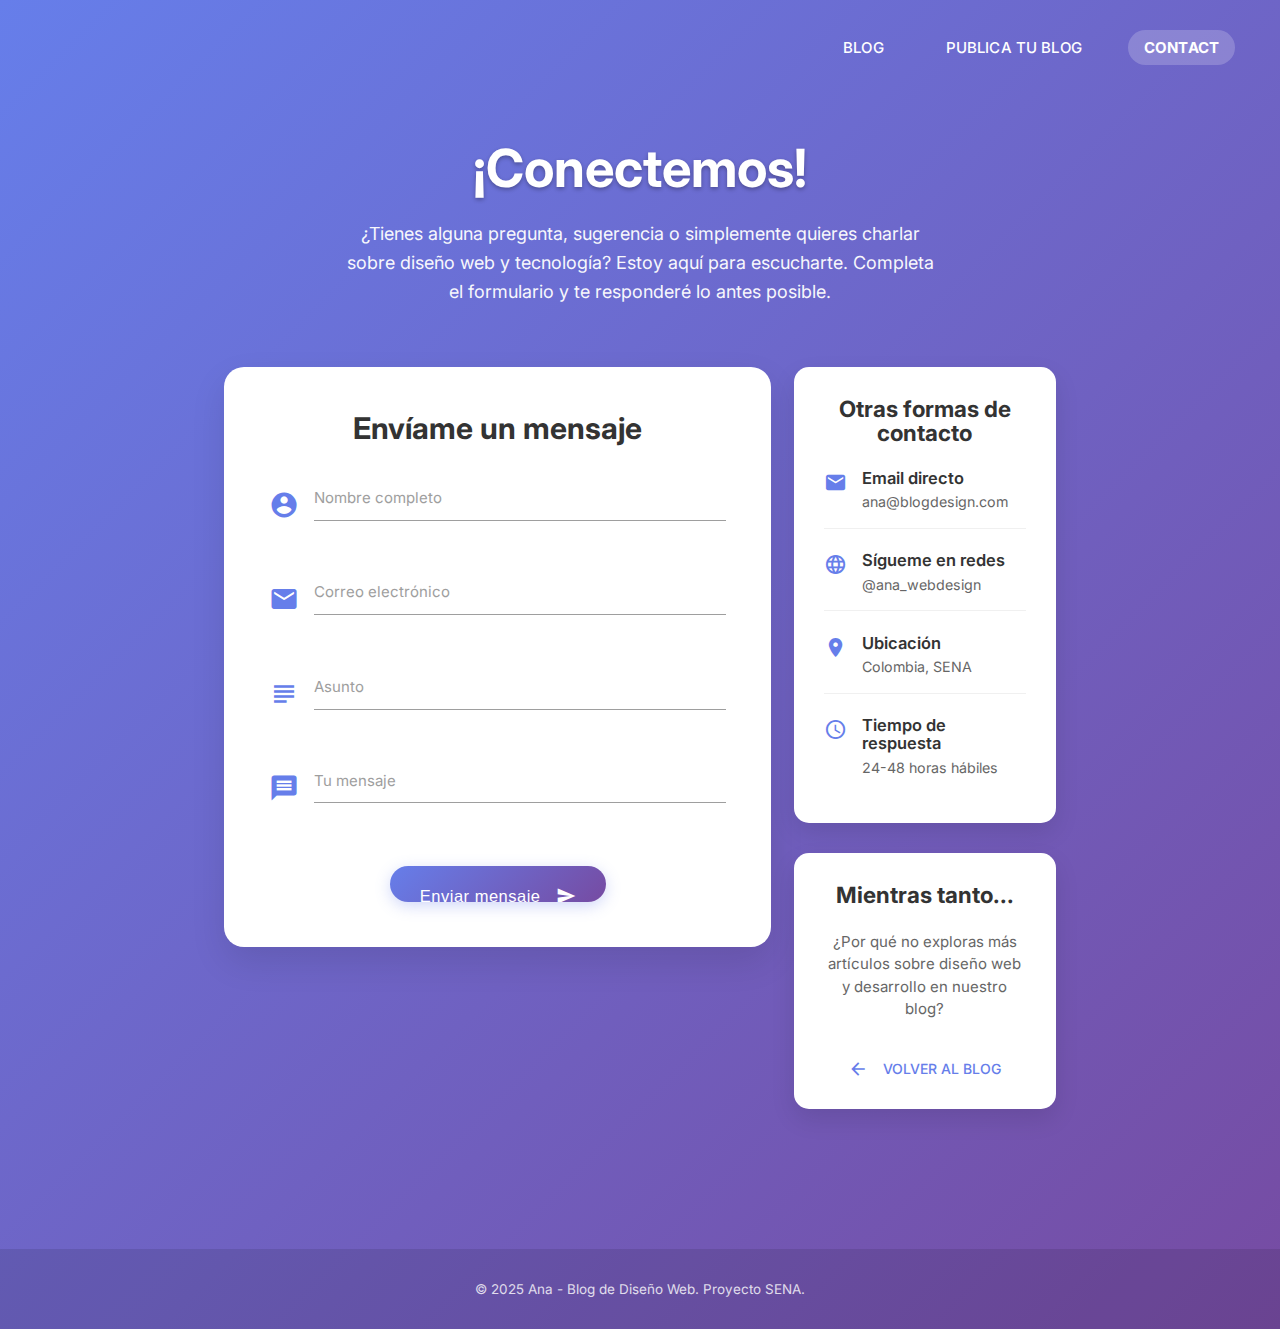
<file: contact.html>
<!DOCTYPE html>
<html lang="es"> <!-- Definición del idioma español para SEO y accesibilidad -->

<head>
    <!-- CONFIGURACIÓN BÁSICA DEL DOCUMENTO -->
    <meta charset="UTF-8"> <!-- Codificación UTF-8 para soportar caracteres especiales y acentos -->
    <meta name="viewport" content="width=device-width, initial-scale=1.0"> <!-- Configuración responsive para dispositivos móviles -->
    <title>Contacto - Blog Post</title> <!-- Título específico para la página de contacto -->
    
    <!-- FRAMEWORKS Y LIBRERÍAS EXTERNAS -->
    <!-- Materialize CSS: Framework basado en Material Design para componentes modernos -->
    <link rel="stylesheet" href="https://cdnjs.cloudflare.com/ajax/libs/materialize/1.0.0/css/materialize.min.css">
    
    <!-- CSS personalizado: Se carga después de Materialize para sobrescribir estilos según necesidad -->
    <link rel="stylesheet" href="css/contact.css">
    
    <!-- Google Fonts: Fuente Inter para consistencia tipográfica con el resto del sitio -->
    <link href="https://fonts.googleapis.com/css2?family=Inter:wght@400;500;700&display=swap" rel="stylesheet">
    
    <!-- Material Icons: Librería de iconos vectoriales para elementos de contacto -->
    <link href="https://fonts.googleapis.com/icon?family=Material+Icons" rel="stylesheet">
</head>

<!-- Clase personalizada para aplicar estilos específicos a la página de contacto -->
<body class="contact-bg">
    <!-- HEADER: Navegación consistente con el resto del sitio -->
    <header class="contact-header">
        <!-- 
        NAVEGACIÓN PRINCIPAL:
        - Mantiene la misma estructura que index.html para consistencia UX
        - Contact marcado como activo para indicar página actual
        -->
        <nav>
            <a href="index.html">BLOG</a> <!-- Enlace de regreso al blog principal -->
            <a href="create.html">PUBLICA TU BLOG</a> <!-- Enlace al formulario de creación -->
            <a href="#" class="active">CONTACT</a> <!-- Página actual, marcada como activa -->
        </nav>
    </header>

    <!-- MAIN: Contenedor principal del contenido de contacto -->
    <main class="contact-main">
        <!-- 
        SECCIÓN HERO DE CONTACTO:
        - Introducción atractiva que explica el propósito de la página
        - Diseño centrado para mayor impacto visual
        -->
        <section class="contact-hero">
            <div class="contact-hero-content">
                <h1>¡Conectemos!</h1>
                <p>¿Tienes alguna pregunta, sugerencia o simplemente quieres charlar sobre diseño web y tecnología? 
                   Estoy aquí para escucharte. Completa el formulario y te responderé lo antes posible.</p>
            </div>
        </section>

        <!-- 
        SECCIÓN PRINCIPAL DE CONTACTO:
        - Layout en dos columnas usando Materialize Grid System
        - Formulario funcional + información de contacto complementaria
        -->
        <section class="contact-content">
            <div class="container">
                <div class="row">
                    <!-- COLUMNA IZQUIERDA: Formulario de contacto -->
                    <div class="col s12 m12 l8">
                        <!-- 
                        FORMULARIO DE CONTACTO:
                        - Campos validados para mejor UX
                        - Diseño Material Design integrado
                        - Estructura semántica para accesibilidad
                        -->
                        <div class="contact-form-container">
                            <h3>Envíame un mensaje</h3>
                            <form class="contact-form" id="contactForm">
                                <!-- CAMPO NOMBRE: Input requerido con validación -->
                                <div class="input-field">
                                    <i class="material-icons prefix">account_circle</i>
                                    <input id="name" name="name" type="text" class="validate" required>
                                    <label for="name">Nombre completo</label>
                                    <span class="helper-text" data-error="El nombre es requerido" data-success="✓"></span>
                                </div>

                                <!-- CAMPO EMAIL: Input con validación de formato de correo -->
                                <div class="input-field">
                                    <i class="material-icons prefix">email</i>
                                    <input id="email" name="email" type="email" class="validate" required>
                                    <label for="email">Correo electrónico</label>
                                    <span class="helper-text" data-error="Ingresa un email válido" data-success="✓"></span>
                                </div>

                                <!-- CAMPO ASUNTO: Input para categorizar el mensaje -->
                                <div class="input-field">
                                    <i class="material-icons prefix">subject</i>
                                    <input id="subject" name="subject" type="text" class="validate" required>
                                    <label for="subject">Asunto</label>
                                    <span class="helper-text" data-error="El asunto es requerido" data-success="✓"></span>
                                </div>

                                <!-- CAMPO MENSAJE: Textarea para contenido extenso -->
                                <div class="input-field">
                                    <i class="material-icons prefix">message</i>
                                    <textarea id="message" name="message" class="materialize-textarea validate" required></textarea>
                                    <label for="message">Tu mensaje</label>
                                    <span class="helper-text" data-error="El mensaje es requerido" data-success="✓"></span>
                                </div>

                                <!-- BOTÓN DE ENVÍO: Botón Material Design con efecto de ondas -->
                                <div class="contact-form-actions">
                                    <button class="btn waves-effect waves-light contact-submit-btn" type="submit">
                                        Enviar mensaje
                                        <i class="material-icons right">send</i>
                                    </button>
                                </div>
                            </form>
                        </div>
                    </div>

                    <!-- COLUMNA DERECHA: Información de contacto adicional -->
                    <div class="col s12 m12 l4">
                        <!-- 
                        TARJETA DE INFORMACIÓN:
                        - Información complementaria de contacto
                        - Redes sociales y métodos alternativos
                        - Diseño card de Materialize para consistencia visual
                        -->
                        <div class="contact-info-card">
                            <h4>Otras formas de contacto</h4>
                            
                            <!-- INFORMACIÓN DE EMAIL DIRECTO -->
                            <div class="contact-info-item">
                                <i class="material-icons">email</i>
                                <div class="contact-info-text">
                                    <h5>Email directo</h5>
                                    <p>ana@blogdesign.com</p>
                                </div>
                            </div>

                            <!-- INFORMACIÓN DE REDES SOCIALES -->
                            <div class="contact-info-item">
                                <i class="material-icons">language</i>
                                <div class="contact-info-text">
                                    <h5>Sígueme en redes</h5>
                                    <p>@ana_webdesign</p>
                                </div>
                            </div>

                            <!-- INFORMACIÓN DE UBICACIÓN -->
                            <div class="contact-info-item">
                                <i class="material-icons">location_on</i>
                                <div class="contact-info-text">
                                    <h5>Ubicación</h5>
                                    <p>Colombia, SENA</p>
                                </div>
                            </div>

                            <!-- INFORMACIÓN DE TIEMPO DE RESPUESTA -->
                            <div class="contact-info-item">
                                <i class="material-icons">schedule</i>
                                <div class="contact-info-text">
                                    <h5>Tiempo de respuesta</h5>
                                    <p>24-48 horas hábiles</p>
                                </div>
                            </div>
                        </div>

                        <!-- 
                        TARJETA DE LLAMADA A LA ACCIÓN:
                        - Invitación a explorar más contenido del blog
                        - Enlace estratégico para retener usuarios
                        -->
                        <div class="contact-cta-card">
                            <h4>Mientras tanto...</h4>
                            <p>¿Por qué no exploras más artículos sobre diseño web y desarrollo en nuestro blog?</p>
                            <a href="index.html" class="btn-flat contact-cta-btn">
                                <i class="material-icons left">arrow_back</i>
                                Volver al Blog
                            </a>
                        </div>
                    </div>
                </div>
            </div>
        </section>
    </main>

    <!-- 
    FOOTER SIMPLE:
    - Información básica de copyright
    - Mantiene consistencia con el diseño general
    -->
    <footer class="contact-footer">
        <div class="container">
            <p>&copy; 2025 Ana - Blog de Diseño Web. Proyecto SENA.</p>
        </div>
    </footer>

    <!-- 
    SCRIPTS JAVASCRIPT:
    - Materialize JS: Habilita funcionalidad interactiva de componentes
    - Script personalizado: Manejo del formulario y validaciones
    -->
    <script src="https://cdnjs.cloudflare.com/ajax/libs/materialize/1.0.0/js/materialize.min.js"></script>
    
    <!-- 
    SCRIPT DE INICIALIZACIÓN:
    - Inicializa componentes de Materialize específicos
    - Maneja el envío del formulario
    - Proporciona feedback visual al usuario
    -->
    <script>
        // Inicialización de componentes Materialize cuando el DOM está listo
        document.addEventListener('DOMContentLoaded', function() {
            // Inicializar todas las instancias de Materialize
            M.AutoInit();
            
            // Manejo del formulario de contacto
            const contactForm = document.getElementById('contactForm');
            
            contactForm.addEventListener('submit', function(e) {
                e.preventDefault(); // Prevenir envío por defecto
                
                // Validar formulario
                const formData = new FormData(contactForm);
                const name = formData.get('name');
                const email = formData.get('email');
                const subject = formData.get('subject');
                const message = formData.get('message');
                
                // Verificar que todos los campos estén completos
                if (name && email && subject && message) {
                    // Mostrar mensaje de éxito usando toast de Materialize
                    M.toast({
                        html: '¡Mensaje enviado correctamente! Te responderé pronto.',
                        classes: 'green lighten-1',
                        displayLength: 4000
                    });
                    
                    // Limpiar formulario después del envío exitoso
                    contactForm.reset();
                    
                    // Actualizar labels de Materialize después del reset
                    M.updateTextFields();
                } else {
                    // Mostrar mensaje de error si faltan campos
                    M.toast({
                        html: 'Por favor completa todos los campos requeridos.',
                        classes: 'red lighten-1',
                        displayLength: 3000
                    });
                }
            });
        });
    </script>
</body>

</html>
</file>
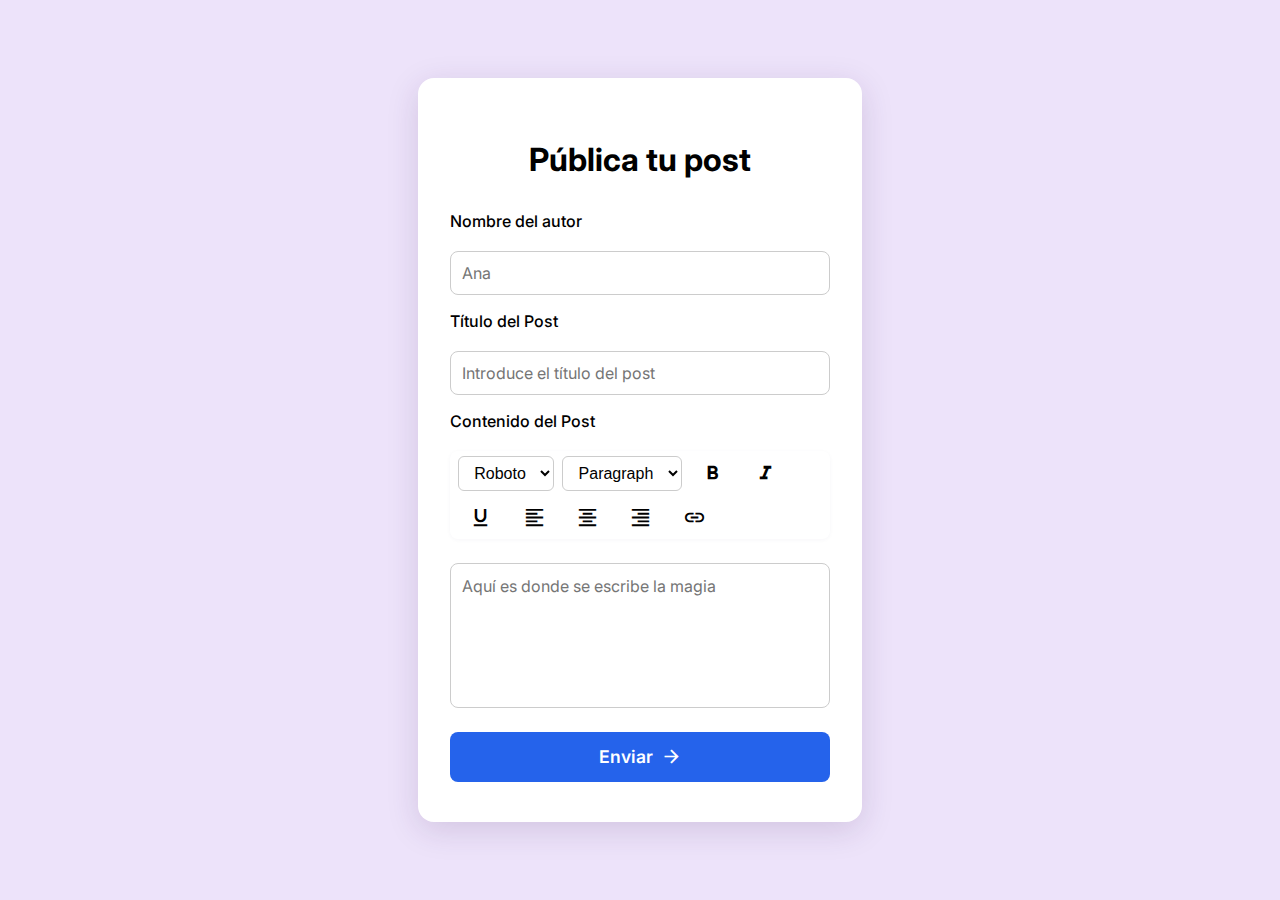
<file: create.html>
<!DOCTYPE html>
<html lang="es">
<head>
  <meta charset="UTF-8">
  <meta name="viewport" content="width=device-width, initial-scale=1.0">
  <title>Pública tu post</title>
  <link rel="stylesheet" href="css/style.css">
  <link href="https://fonts.googleapis.com/css2?family=Inter:wght@400;500;700&display=swap" rel="stylesheet">
  <!-- Iconos de Material Icons -->
  <link href="https://fonts.googleapis.com/icon?family=Material+Icons" rel="stylesheet">
</head>
<body class="form-bg">
  <main class="form-container">
    <form class="post-form">
      <h1 class="form-title">Pública tu post</h1>
      <label for="author">Nombre del autor</label>
      <input type="text" id="author" name="author" placeholder="Ana" required>

      <label for="title">Título del Post</label>
      <input type="text" id="title" name="title" placeholder="Introduce el título del post" required>

      <label for="content">Contenido del Post</label>
      <div class="toolbar">
        <select class="toolbar-select">
          <option>Roboto</option>
          <option>Inter</option>
          <option>Arial</option>
        </select>
        <select class="toolbar-select">
          <option>Paragraph</option>
          <option>Heading 1</option>
          <option>Heading 2</option>
        </select>
        <button type="button" title="Negrita"><span class="material-icons">format_bold</span></button>
        <button type="button" title="Cursiva"><span class="material-icons">format_italic</span></button>
        <button type="button" title="Subrayado"><span class="material-icons">format_underlined</span></button>
        <button type="button" title="Alinear izquierda"><span class="material-icons">format_align_left</span></button>
        <button type="button" title="Alinear centro"><span class="material-icons">format_align_center</span></button>
        <button type="button" title="Alinear derecha"><span class="material-icons">format_align_right</span></button>
        <button type="button" title="Enlace"><span class="material-icons">link</span></button>
      </div>
      <textarea id="content" name="content" rows="6" placeholder="Aquí es donde se escribe la magia" required></textarea>

      <button type="submit" class="submit-btn">
        Enviar
        <span class="material-icons" style="vertical-align: middle; font-size: 1.2em;">arrow_forward</span>
      </button>
    </form>
  </main>
</body>
</html>
</file>
<file: css/style.css>
body,
input,
textarea,
button {
  font-family: 'Inter', Arial, Helvetica, sans-serif;
}

body.blog-bg {
  background: #ffffff !important;
  margin: 0 !important;
  padding: 0 !important;
}

.blog-header {
  display: flex !important;
  justify-content: flex-end !important;
  padding: 2rem 3rem 0 0 !important;
  background: none !important;
  box-shadow: none !important;
  border: none !important;
  height: auto !important;
  line-height: normal !important;
  width: 100% !important;
}

.blog-header nav {
  background: none !important;
  box-shadow: none !important;
  border: none !important;
  height: auto !important;
  line-height: normal !important;
  display: flex !important;
  align-items: center !important;
  justify-content: flex-end !important;
  width: auto !important;
  margin: 0 !important;
  padding: 0 !important;
}

.blog-header nav a {
  color: #222 !important;
  text-decoration: none !important;
  margin-left: 2rem !important;
  margin-right: 0 !important;
  font-weight: 500 !important;
  font-size: 1rem !important;
  letter-spacing: 0.01em !important;
  transition: color 0.2s !important;
  background: none !important;
  border: none !important;
  padding: 0 !important;
  height: auto !important;
  line-height: normal !important;
  display: inline !important;
}

.blog-header nav a.active {
  color: #2563eb !important;
  font-weight: 700 !important;
  background: none !important;
}

.blog-main {
  max-width: 1100px;
  margin: 0 auto;
  padding: 3rem 2rem 4rem 2rem;
  background: none;
  border-radius: 0;
  box-shadow: none;
}

.blog-hero {
  display: flex;
  align-items: flex-start;
  gap: 2.5rem;
  margin-bottom: 2.5rem;
  flex-wrap: wrap;
}

.blog-hero-text {
  flex: 2 1 320px;
}

.blog-hero-text h1 {
  font-size: 2.7rem;
  font-weight: 700;
  margin: 0 0 0.7rem 0;
  line-height: 1.1;
}

.blog-meta {
  font-size: 0.95rem;
  color: #666;
  margin-bottom: 1.2rem;
}

.blog-hero-text p {
  font-size: 1.1rem;
  color: #444;
  margin-bottom: 0;
}

.blog-hero-img {
  flex: 1 1 180px;
  min-width: 180px;
  display: flex;
  justify-content: center;
  align-items: flex-start;
}

.blog-hero-img img {
  border-radius: 18px;
  width: 100%;
  max-width: 220px;
}

.blog-image img {
  width: 100%;
  border-radius: 12px;
  margin-bottom: 2.5rem;
}

.blog-content {
  font-size: 1.1rem;
  color: #333;
}

.blog-content h2 {
  color: #4f46e5;
  font-size: 1.6rem;
  font-weight: 700;
  margin-top: 2rem;
}

@media (max-width: 800px) {
  .blog-hero {
    flex-direction: column;
    gap: 1.5rem;
  }

  .blog-header {
    padding: 1.2rem 1rem 0 0;
  }

  .blog-main {
    padding: 1rem 0.5rem 2rem 0.5rem;
  }
}

body.form-bg {
  background: #ede3fa;
  min-height: 100vh;
  margin: 0;
  display: flex;
  align-items: center;
  justify-content: center;
}

.form-container {
  width: 100vw;
  min-height: 100vh;
  display: flex;
  align-items: center;
  justify-content: center;
}

.post-form {
  background: #fff;
  padding: 2.5rem 2rem;
  border-radius: 16px;
  box-shadow: 0 8px 32px rgba(60, 30, 90, 0.15);
  width: 100%;
  max-width: 380px;
  display: flex;
  flex-direction: column;
  gap: 1rem;
}

.form-title {
  text-align: center;
  font-size: 2rem;
  font-weight: 700;
  margin-bottom: 1rem;
}

label {
  font-weight: 500;
  margin-bottom: 0.25rem;
}

input,
textarea {
  padding: 0.7rem;
  border: 1px solid #ccc;
  border-radius: 8px;
  font-size: 1rem;
  resize: none;
}

.toolbar {
  display: flex;
  flex-wrap: wrap;
  gap: 0.5rem;
  margin-bottom: 0.5rem;
  width: 100%;
  background: #fff;
  padding: 0.3rem 0.5rem;
  border-radius: 8px;
  box-sizing: border-box;
  box-shadow: 0 1px 4px rgba(60, 30, 90, 0.04);
}

.toolbar-select,
.toolbar button {
  height: 2.2rem;
  min-width: 80px;
}

.toolbar-select {
  padding: 0 0.7rem;
  border: 1px solid #ccc;
  border-radius: 6px;
  font-size: 1rem;
  background: #ffffff;
  margin-right: 0;
}

.toolbar button {
  background: #ffffff;
  border: none;
  border-radius: 6px;
  padding: 0 0.7rem;
  cursor: pointer;
  font-size: 1.2rem;
  transition: background 0.2s;
  min-width: 2.2rem;
  min-height: 2.2rem;
  display: flex;
  align-items: center;
  justify-content: center;
}

.toolbar button .material-icons {
  font-size: 1.2em;
}

.toolbar button:hover,
.toolbar-select:focus {
  background: #e0e0e0;
  outline: none;
}

.submit-btn {
  display: flex;
  align-items: center;
  justify-content: center;
  gap: 0.5rem;
  background: #2563eb;
  color: #fff;
  border: none;
  border-radius: 8px;
  padding: 0.9rem;
  font-size: 1.1rem;
  font-weight: 600;
  cursor: pointer;
  margin-top: 0.5rem;
  transition: background 0.2s;
  width: 100%;
}

.submit-btn:hover {
  background: #1d4ed8;
}

.blog-footer-meta {
  margin-top: 4rem;
  margin-left: 2rem;
  color: #888;
  font-size: 0.85rem;
  background: transparent;
}

/* Responsive */
@media (max-width: 600px) {
  .form-container {
    align-items: flex-start;
    padding-top: 2rem;
    min-height: 100vh;
    /* Asegura que el fondo cubra la pantalla */
    height: auto;
    /* Permite que crezca según el contenido */
  }

  .post-form {
    max-width: 100vw;
    border-radius: 0;
    box-shadow: none;
    padding: 1.5rem 1rem;
    min-height: unset;
    /* Quita el alto mínimo */
    height: auto;
  }


}
</file>
<file: css/contact.css>
/* 
ESTILOS PARA LA PÁGINA DE CONTACTO
- Diseño responsivo y moderno
- Integración con Materialize CSS
- Consistencia visual con el resto del sitio
*/

/* RESET Y CONFIGURACIÓN BASE */
* {
    box-sizing: border-box;
}

/* ESTILOS DEL CUERPO DE LA PÁGINA */
body.contact-bg {
    background: linear-gradient(135deg, #667eea 0%, #764ba2 100%);
    margin: 0;
    padding: 0;
    min-height: 100vh;
    font-family: 'Inter', sans-serif;
    display: flex;
    flex-direction: column;
}

/* HEADER Y NAVEGACIÓN */
.contact-header {
    display: flex !important;
    justify-content: flex-end !important;
    padding: 2rem 3rem 0 0 !important;
    background: none !important;
    box-shadow: none !important;
    border: none !important;
    height: auto !important;
    line-height: normal !important;
    width: 100% !important;
}

.contact-header nav {
    background: none !important;
    box-shadow: none !important;
    border: none !important;
    height: auto !important;
    line-height: normal !important;
    display: flex !important;
    align-items: center !important;
    justify-content: flex-end !important;
    width: auto !important;
    margin: 0 !important;
    padding: 0 !important;
}

.contact-header nav a {
    color: white !important;
    text-decoration: none !important;
    margin-left: 2rem !important;
    margin-right: 0 !important;
    font-weight: 500 !important;
    font-size: 1rem !important;
    letter-spacing: 0.01em !important;
    transition: all 0.3s ease !important;
    background: none !important;
    border: none !important;
    padding: 8px 16px !important;
    border-radius: 25px !important;
    height: auto !important;
    line-height: normal !important;
    display: inline !important;
}

.contact-header nav a:hover {
    background: rgba(255, 255, 255, 0.1) !important;
    transform: translateY(-2px);
}

.contact-header nav a.active {
    color: #fff !important;
    font-weight: 700 !important;
    background: rgba(255, 255, 255, 0.2) !important;
}

/* CONTENIDO PRINCIPAL */
.contact-main {
    flex: 1;
    padding: 2rem 0;
}

/* SECCIÓN HERO */
.contact-hero {
    text-align: center;
    padding: 3rem 2rem 4rem 2rem;
    color: white;
}

.contact-hero h1 {
    font-size: 3.5rem;
    font-weight: 700;
    margin: 0 0 1.5rem 0;
    text-shadow: 0 2px 4px rgba(0, 0, 0, 0.3);
}

.contact-hero p {
    font-size: 1.2rem;
    max-width: 600px;
    margin: 0 auto;
    line-height: 1.6;
    opacity: 0.95;
}

/* CONTENIDO DE CONTACTO */
.contact-content {
    padding: 0 2rem 4rem 2rem;
}

/* FORMULARIO DE CONTACTO */
.contact-form-container {
    background: white;
    border-radius: 20px;
    padding: 3rem;
    box-shadow: 0 15px 35px rgba(0, 0, 0, 0.1);
    margin-bottom: 2rem;
}

.contact-form-container h3 {
    font-size: 2rem;
    font-weight: 700;
    color: #333;
    margin: 0 0 2rem 0;
    text-align: center;
}

/* CAMPOS DEL FORMULARIO */
.contact-form .input-field {
    margin-bottom: 1.5rem;
}

.contact-form .input-field .prefix {
    color: #667eea;
    margin-top: 0.5rem;
}

.contact-form input:focus + label,
.contact-form textarea:focus + label {
    color: #667eea !important;
}

.contact-form input:focus,
.contact-form textarea:focus {
    border-bottom: 1px solid #667eea !important;
    box-shadow: 0 1px 0 0 #667eea !important;
}

/* BOTÓN DE ENVÍO */
.contact-form-actions {
    text-align: center;
    margin-top: 2rem;
}

.contact-submit-btn {
    background: linear-gradient(135deg, #667eea 0%, #764ba2 100%) !important;
    border-radius: 25px !important;
    padding: 12px 30px !important;
    font-size: 1.1rem !important;
    font-weight: 500 !important;
    text-transform: none !important;
    box-shadow: 0 4px 15px rgba(102, 126, 234, 0.3) !important;
    transition: all 0.3s ease !important;
}

.contact-submit-btn:hover {
    transform: translateY(-2px) !important;
    box-shadow: 0 6px 20px rgba(102, 126, 234, 0.4) !important;
}

/* TARJETAS DE INFORMACIÓN */
.contact-info-card,
.contact-cta-card {
    background: white;
    border-radius: 15px;
    padding: 2rem;
    margin-bottom: 2rem;
    box-shadow: 0 10px 25px rgba(0, 0, 0, 0.1);
}

.contact-info-card h4,
.contact-cta-card h4 {
    font-size: 1.5rem;
    font-weight: 700;
    color: #333;
    margin: 0 0 1.5rem 0;
    text-align: center;
}

/* ELEMENTOS DE INFORMACIÓN */
.contact-info-item {
    display: flex;
    align-items: flex-start;
    margin-bottom: 1.5rem;
    padding-bottom: 1rem;
    border-bottom: 1px solid #f0f0f0;
}

.contact-info-item:last-child {
    border-bottom: none;
    margin-bottom: 0;
}

.contact-info-item .material-icons {
    color: #667eea;
    margin-right: 1rem;
    margin-top: 0.2rem;
    font-size: 1.5rem;
}

.contact-info-text h5 {
    font-size: 1.1rem;
    font-weight: 600;
    color: #333;
    margin: 0 0 0.3rem 0;
}

.contact-info-text p {
    font-size: 0.95rem;
    color: #666;
    margin: 0;
}

/* BOTÓN CTA */
.contact-cta-card {
    text-align: center;
}

.contact-cta-card p {
    color: #666;
    margin-bottom: 1.5rem;
    line-height: 1.5;
}

.contact-cta-btn {
    color: #667eea !important;
    font-weight: 500 !important;
    border-radius: 25px !important;
    padding: 8px 20px !important;
    transition: all 0.3s ease !important;
}

.contact-cta-btn:hover {
    background: rgba(102, 126, 234, 0.1) !important;
    transform: translateY(-1px);
}

/* FOOTER */
.contact-footer {
    background: rgba(0, 0, 0, 0.1);
    padding: 2rem 0;
    text-align: center;
    color: white;
    margin-top: auto;
}

.contact-footer p {
    margin: 0;
    opacity: 0.8;
    font-size: 0.9rem;
}

/* RESPONSIVE DESIGN */
@media (max-width: 992px) {
    .contact-hero h1 {
        font-size: 2.8rem;
    }
    
    .contact-form-container {
        padding: 2rem;
    }
}

@media (max-width: 600px) {
    .contact-header {
        padding: 1.5rem 1.5rem 0 0 !important;
    }
    
    .contact-header nav a {
        margin-left: 1rem !important;
        font-size: 0.9rem !important;
        padding: 6px 12px !important;
    }
    
    .contact-hero {
        padding: 2rem 1rem 3rem 1rem;
    }
    
    .contact-hero h1 {
        font-size: 2.2rem;
    }
    
    .contact-hero p {
        font-size: 1rem;
    }
    
    .contact-content {
        padding: 0 1rem 3rem 1rem;
    }
    
    .contact-form-container {
        padding: 1.5rem;
        border-radius: 15px;
    }
    
    .contact-info-card,
    .contact-cta-card {
        padding: 1.5rem;
        border-radius: 10px;
    }
}

/* ANIMACIONES Y EFECTOS */
.contact-form-container,
.contact-info-card,
.contact-cta-card {
    animation: fadeInUp 0.6s ease-out;
}

@keyframes fadeInUp {
    from {
        opacity: 0;
        transform: translateY(30px);
    }
    to {
        opacity: 1;
        transform: translateY(0);
    }
}

/* TOAST PERSONALIZADO */
.toast {
    border-radius: 25px !important;
    font-weight: 500 !important;
}
</file>
